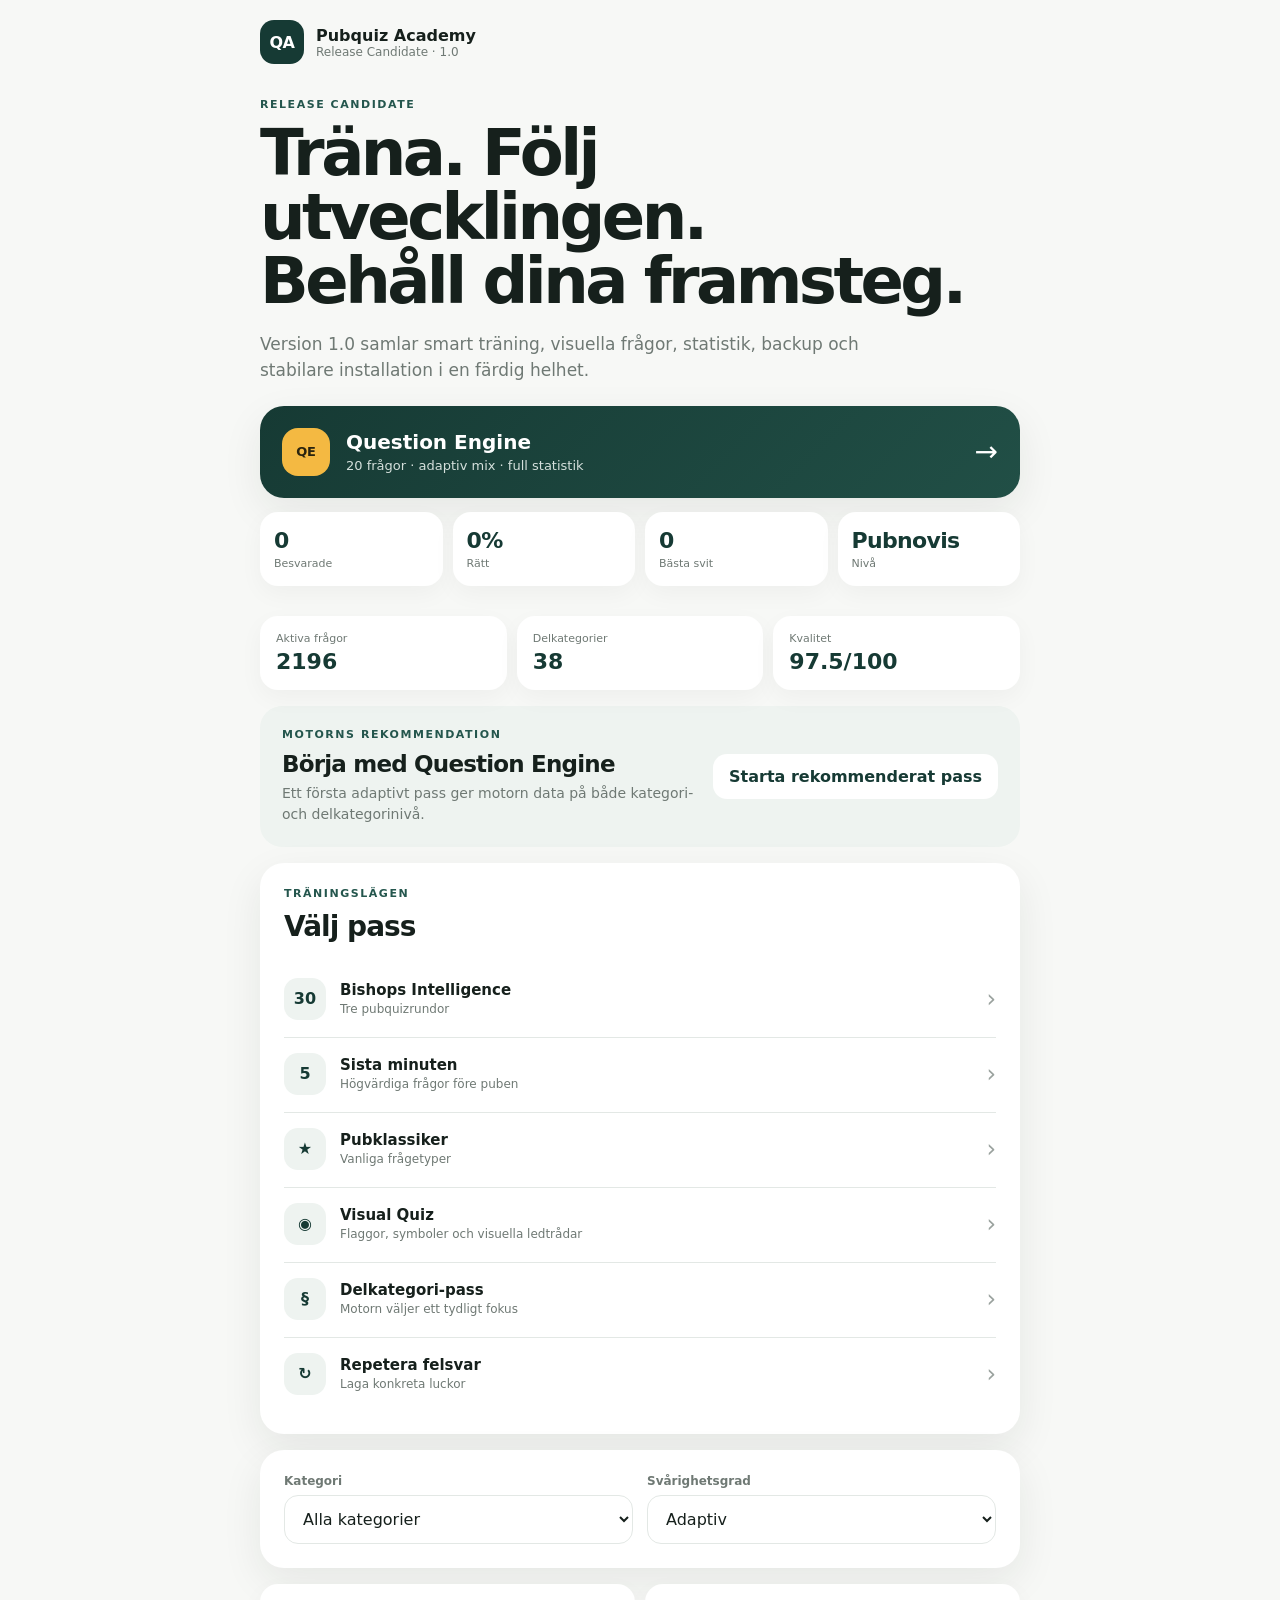
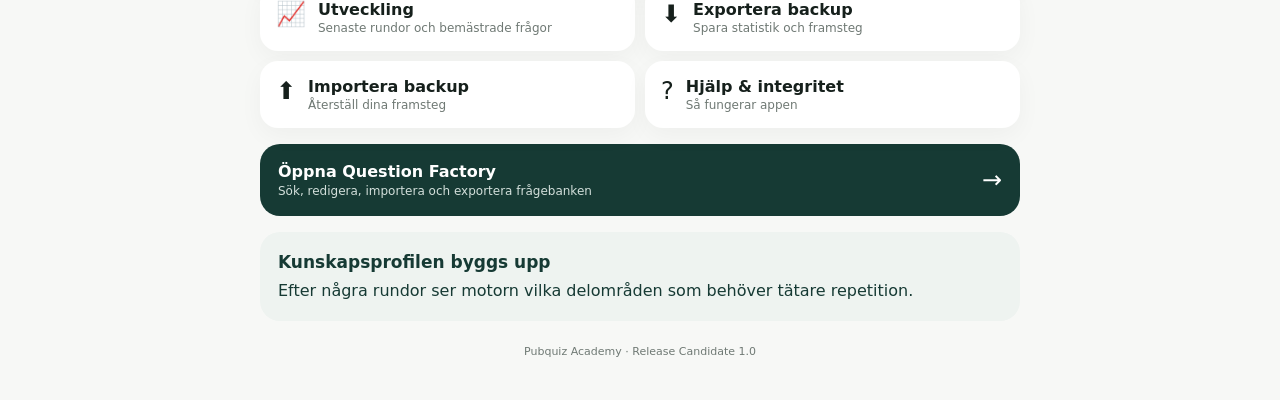
<file: index.html>
<!doctype html>
<html lang="sv">
<head>
  <meta charset="utf-8">
  <meta name="viewport" content="width=device-width,initial-scale=1,viewport-fit=cover">
  <meta name="theme-color" content="#163a34">
  <title>Pubquiz Academy</title>
  <link rel="manifest" href="manifest.json">
  <link rel="stylesheet" href="style.css">
</head>
<body>
<main class="app-shell">
  <header class="app-header">
    <div class="logo">QA</div>
    <div><strong>Pubquiz Academy</strong><span>Release Candidate · 1.0</span></div>
  </header>

  <section id="home" class="screen">
    <div class="hero compact-hero">
      <span class="eyebrow">RELEASE CANDIDATE</span>
      <h1>Träna. Följ utvecklingen.<br>Behåll dina framsteg.</h1>
      <p>Version 1.0 samlar smart träning, visuella frågor, statistik, backup och stabilare installation i en färdig helhet.</p>
    </div>

    <button data-mode="engine" class="primary-card intelligence-card">
      <div class="icon-circle">QE</div>
      <div><strong>Question Engine</strong><span>20 frågor · adaptiv mix · full statistik</span></div>
      <span class="arrow">→</span>
    </button>

    <section class="stats-strip">
      <div><strong id="answered">0</strong><span>Besvarade</span></div>
      <div><strong id="accuracy">0%</strong><span>Rätt</span></div>
      <div><strong id="bestStreak">0</strong><span>Bästa svit</span></div>
      <div><strong id="level">Pubnovis</strong><span>Nivå</span></div>
    </section>

    <section class="engine-summary">
      <div><span>Aktiva frågor</span><strong id="activeQuestions">–</strong></div>
      <div><span>Delkategorier</span><strong id="subcategoryCount">–</strong></div>
      <div><span>Kvalitet</span><strong id="qualityScore">–</strong></div>
    </section>

    <section class="coach-card">
      <div>
        <span class="eyebrow">MOTORNS REKOMMENDATION</span>
        <h2 id="coachTitle">Analyserar frågebanken</h2>
        <p id="coachText">Motorn kombinerar svaga områden, gamla felsvar och frågor som behöver återkomma.</p>
      </div>
      <button data-mode="smart" class="coach-button">Starta rekommenderat pass</button>
    </section>

    <section class="section-block">
      <div class="section-title"><div><span class="eyebrow">TRÄNINGSLÄGEN</span><h2>Välj pass</h2></div></div>
      <div class="mode-list">
        <button data-mode="intelligence" class="mode-row"><span class="mode-icon">30</span><span><strong>Bishops Intelligence</strong><small>Tre pubquizrundor</small></span><span>›</span></button>
        <button data-mode="lastminute" class="mode-row"><span class="mode-icon">5</span><span><strong>Sista minuten</strong><small>Högvärdiga frågor före puben</small></span><span>›</span></button>
        <button data-mode="classics" class="mode-row"><span class="mode-icon">★</span><span><strong>Pubklassiker</strong><small>Vanliga frågetyper</small></span><span>›</span></button>
        <button data-mode="visual" class="mode-row"><span class="mode-icon">◉</span><span><strong>Visual Quiz</strong><small>Flaggor, symboler och visuella ledtrådar</small></span><span>›</span></button><button data-mode="subcategory" class="mode-row"><span class="mode-icon">§</span><span><strong>Delkategori-pass</strong><small>Motorn väljer ett tydligt fokus</small></span><span>›</span></button>
        <button data-mode="weak" class="mode-row"><span class="mode-icon">↻</span><span><strong>Repetera felsvar</strong><small>Laga konkreta luckor</small></span><span>›</span></button>
      </div>
    </section>

    <section class="section-block settings-block">
      <div class="field"><label for="category">Kategori</label><select id="category"><option value="Alla">Alla kategorier</option></select></div>
      <div class="field"><label for="difficulty">Svårighetsgrad</label><select id="difficulty"><option value="Alla">Adaptiv</option><option value="1">Lätt</option><option value="2">Medel</option><option value="3">Svår</option></select></div>
    </section>

    <section class="release-grid">
  <button id="openStats" class="release-card"><span>📈</span><strong>Utveckling</strong><small>Senaste rundor och bemästrade frågor</small></button>
  <button id="exportProgress" class="release-card"><span>⬇</span><strong>Exportera backup</strong><small>Spara statistik och framsteg</small></button>
  <label class="release-card import-card"><span>⬆</span><strong>Importera backup</strong><small>Återställ dina framsteg</small><input id="importProgress" type="file" accept=".json"></label>
  <a href="help.html" class="release-card"><span>?</span><strong>Hjälp & integritet</strong><small>Så fungerar appen</small></a>
</section>
<a class="admin-link" href="admin.html"><span><strong>Öppna Question Factory</strong><small>Sök, redigera, importera och exportera frågebanken</small></span><span>→</span></a><section id="insight" class="insight-card"></section>
  </section>

  <section id="quiz" class="screen hidden">
    <div class="quiz-top">
      <button id="quit" class="icon-button">×</button>
      <div class="quiz-meta"><span id="qCategory"></span><strong id="counter"></strong></div>
      <div id="timer" class="timer hidden"></div>
    </div>
    <div id="roundBanner" class="round-banner hidden"><span id="roundLabel"></span><strong id="roundTitle"></strong></div>
    <div class="progress"><div id="progressBar"></div></div>
    <article class="question-panel">
      <div id="subcategoryPill" class="subcategory-pill"></div><div id="visualPrompt" class="visual-prompt hidden"></div>
      <h2 id="question"></h2>
      <div id="options" class="options"></div>
      <div id="feedback" class="feedback hidden"></div>
    </article>
  </section>

  <section id="result" class="screen hidden">
    <article class="result-panel">
      <span class="eyebrow">QUESTION ENGINE-RAPPORT</span>
      <div id="score" class="score"></div>
      <h2 id="resultTitle"></h2>
      <p id="resultText"></p>
      <div id="intelligenceReport" class="intelligence-report"></div>
      <div id="categoryBreakdown" class="breakdown"></div>
      <div class="result-actions"><button id="again" class="primary-button">Kör igen</button><button id="homeBtn" class="secondary-button">Startsidan</button></div>
    </article>
  </section>

  <footer>Pubquiz Academy · Release Candidate 1.0</footer>
</main>
<dialog id="statsDialog" class="stats-dialog">
  <div class="stats-dialog-head">
    <div><span class="eyebrow">DIN UTVECKLING</span><h2>Statistik</h2></div>
    <button id="closeStats" class="icon-button">×</button>
  </div>
  <div id="statsContent"></div>
</dialog>
<script src="app.js"></script>
</body>
</html>
</file>
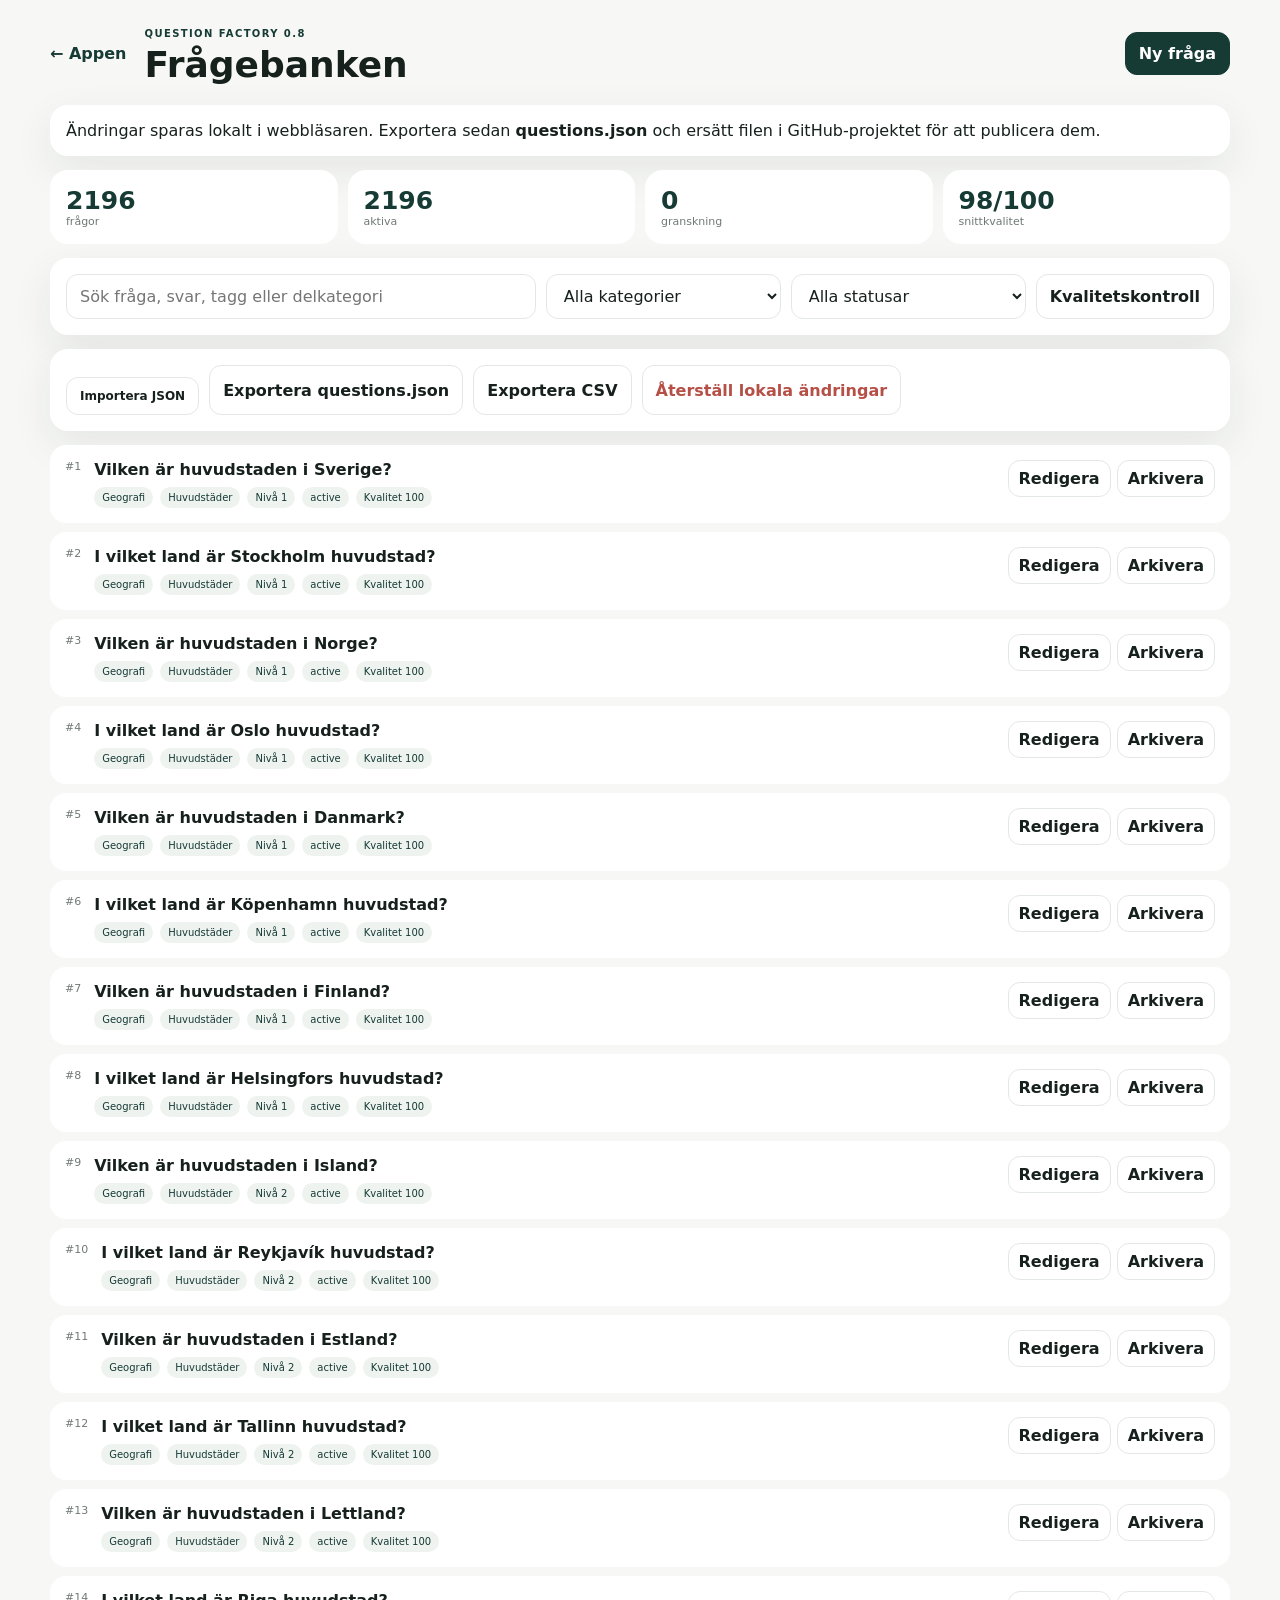
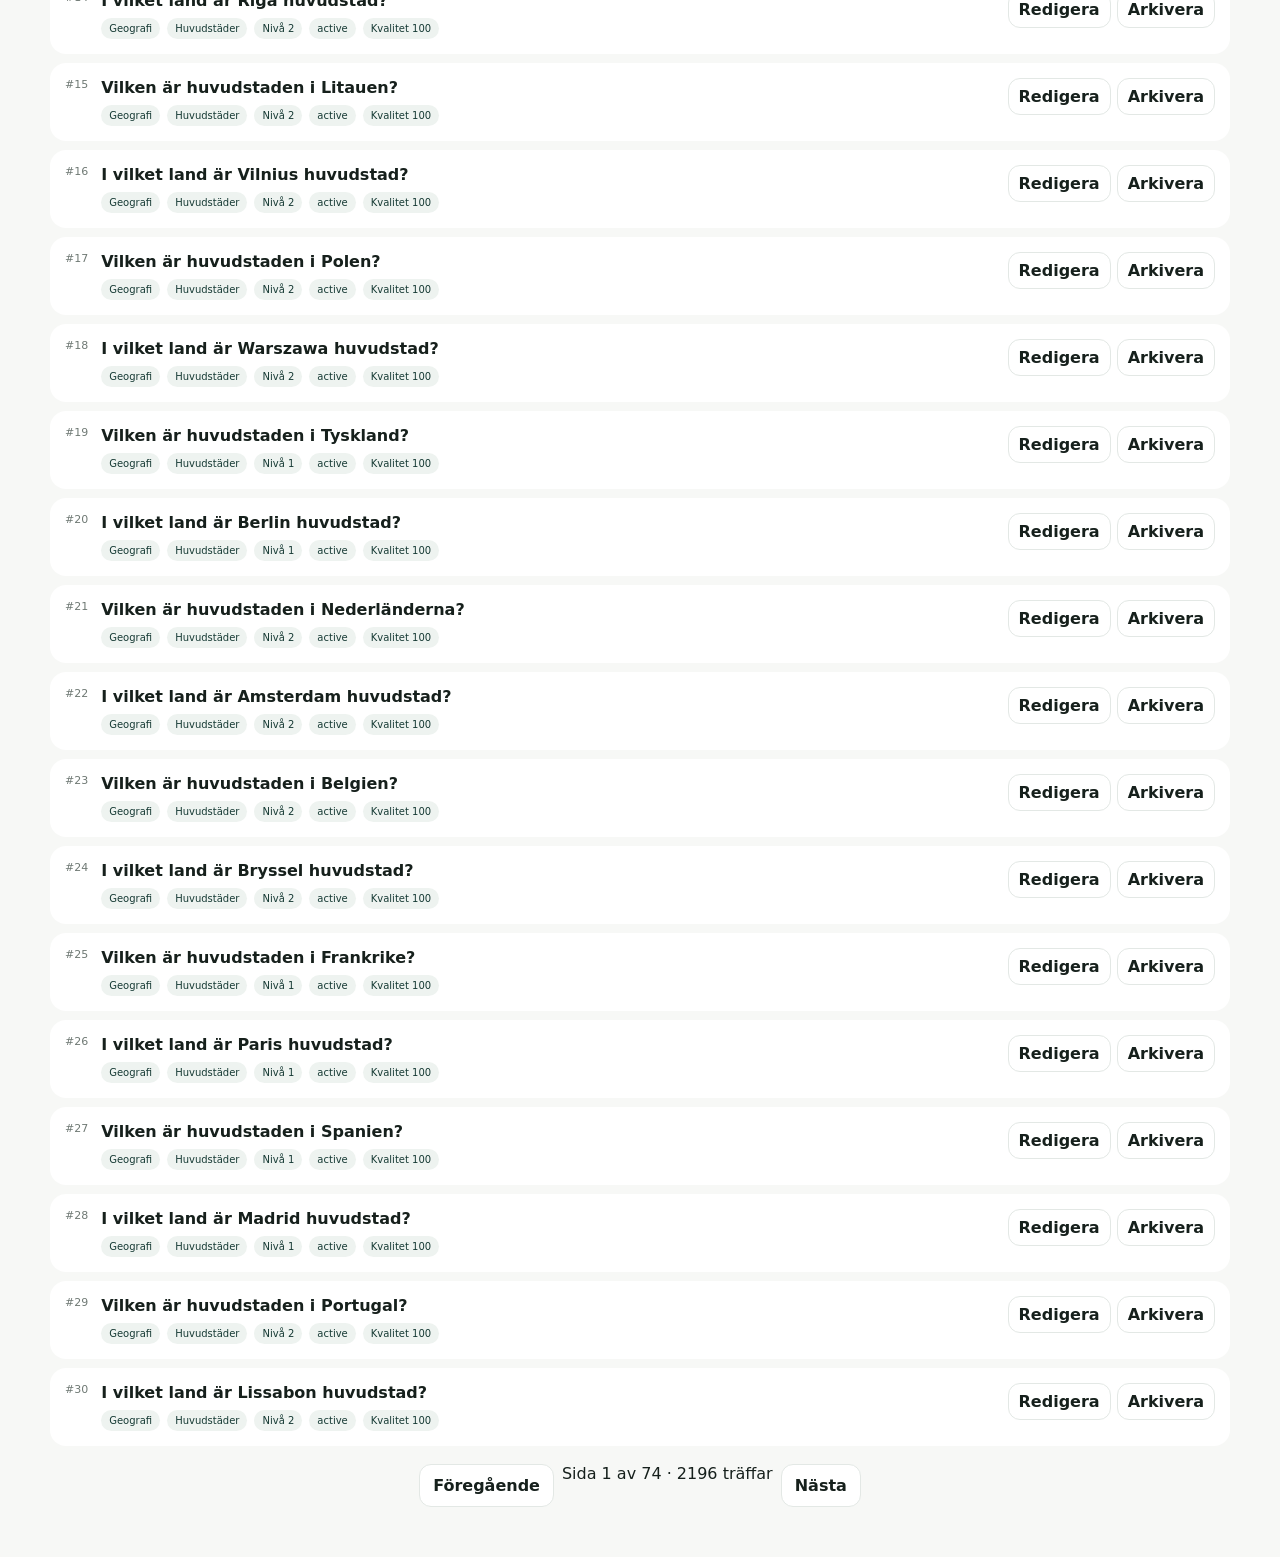
<file: admin.html>
<!doctype html>
<html lang="sv"><head><meta charset="utf-8"><meta name="viewport" content="width=device-width,initial-scale=1">
<meta name="theme-color" content="#163a34"><title>Question Factory</title><link rel="stylesheet" href="admin.css"></head>
<body><main class="admin-shell">
<header class="admin-header"><a href="index.html" class="back">← Appen</a><div><span>QUESTION FACTORY 0.8</span><h1>Frågebanken</h1></div><button id="newQuestion" class="primary">Ny fråga</button></header>
<section class="notice">Ändringar sparas lokalt i webbläsaren. Exportera sedan <strong>questions.json</strong> och ersätt filen i GitHub-projektet för att publicera dem.</section>
<section class="metrics"><div><strong id="total">–</strong><span>frågor</span></div><div><strong id="active">–</strong><span>aktiva</span></div><div><strong id="review">–</strong><span>granskning</span></div><div><strong id="avgQuality">–</strong><span>snittkvalitet</span></div></section>
<section class="toolbar"><input id="search" type="search" placeholder="Sök fråga, svar, tagg eller delkategori"><select id="categoryFilter"><option value="">Alla kategorier</option></select><select id="statusFilter"><option value="">Alla statusar</option><option value="active">Aktiv</option><option value="review">Behöver granskas</option><option value="archived">Arkiverad</option></select><button id="validate">Kvalitetskontroll</button></section>
<section class="actions"><label class="file-button">Importera JSON<input id="importJson" type="file" accept=".json"></label><button id="exportJson">Exportera questions.json</button><button id="exportCsv">Exportera CSV</button><button id="resetLocal" class="danger">Återställ lokala ändringar</button></section>
<section id="validation" class="validation hidden"></section><div id="list" class="question-list"></div><div id="pagination" class="pagination"></div>
</main>
<dialog id="editor"><form method="dialog" id="editorForm"><div class="dialog-head"><h2 id="dialogTitle">Redigera fråga</h2><button value="cancel">×</button></div><input type="hidden" id="qid">
<div class="two"><label>Kategori<input id="qcategory" required></label><label>Delkategori<input id="qsubcategory" required></label></div>
<div class="two"><label>Svårighet<select id="qdifficulty"><option value="1">Lätt</option><option value="2">Medel</option><option value="3">Svår</option></select></label><label>Status<select id="qstatus"><option value="active">Aktiv</option><option value="review">Behöver granskas</option><option value="archived">Arkiverad</option></select></label></div>
<label>Fråga<textarea id="qquestion" required></textarea></label>
<div class="options-editor"><label>A<input id="o0" required></label><label>B<input id="o1" required></label><label>C<input id="o2" required></label><label>D<input id="o3" required></label></div>
<label>Rätt svar<select id="qanswer"><option value="0">A</option><option value="1">B</option><option value="2">C</option><option value="3">D</option></select></label>
<label>Förklaring<textarea id="qexplanation" required></textarea></label><div class="two"><label>Visuell typ<select id="qvisualtype"><option value="">Ingen</option><option value="emoji">Emoji</option><option value="symbol">Symbol</option><option value="color">Färgkod</option><option value="text-options">Visuella svar</option></select></label><label>Visuellt värde<input id="qvisualvalue" placeholder="🇸🇪 eller #ff0000"></label></div><label>Taggar, kommaseparerade<input id="qtags"></label>
<div class="dialog-actions"><button value="cancel">Avbryt</button><button id="saveQuestion" value="default" class="primary">Spara</button></div></form></dialog>
<script src="admin.js"></script></body></html>
</file>
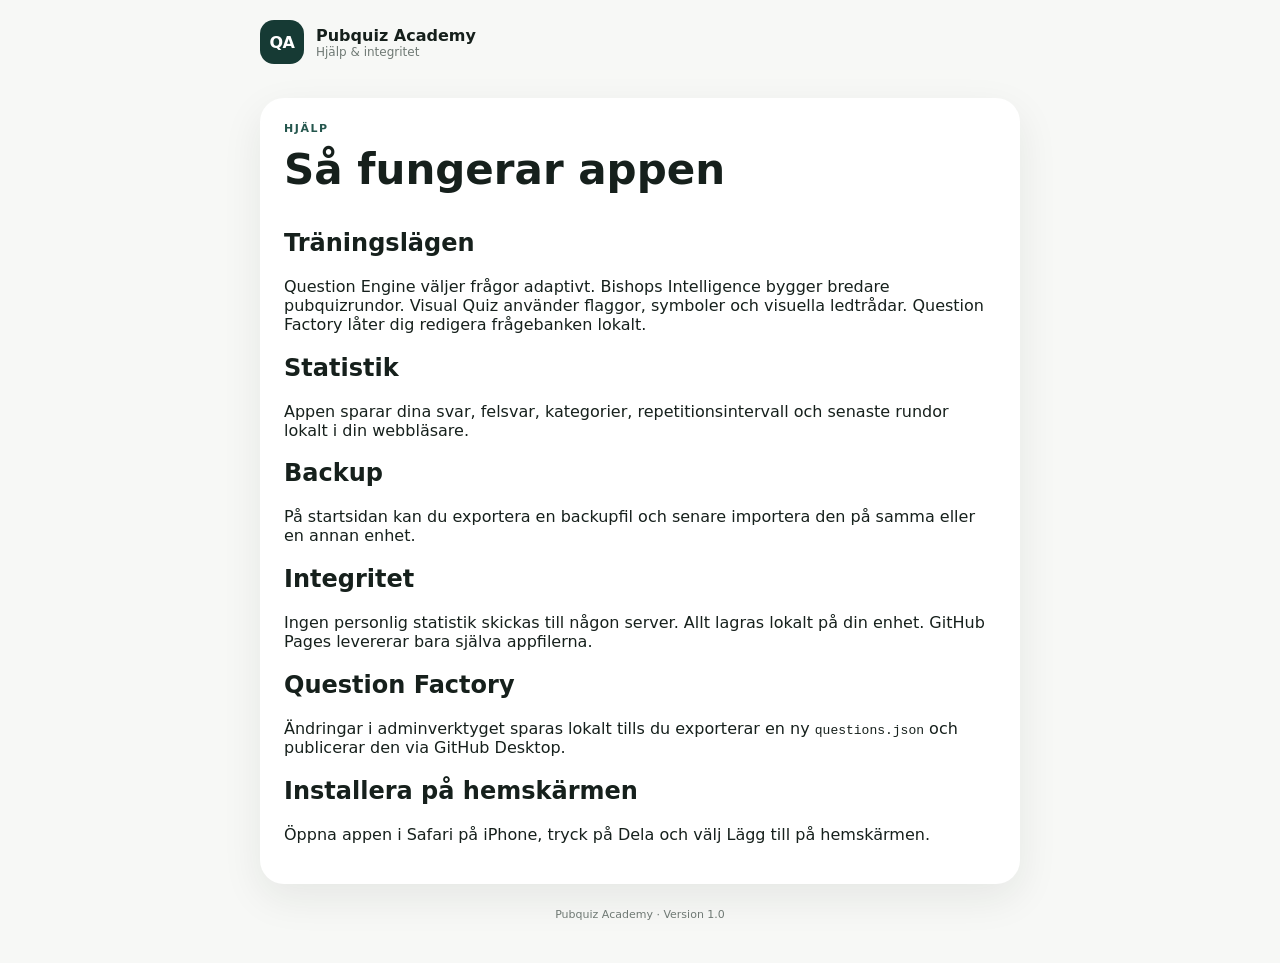
<file: help.html>
<!doctype html>
<html lang="sv">
<head><meta charset="utf-8"><meta name="viewport" content="width=device-width,initial-scale=1"><meta name="theme-color" content="#163a34"><title>Hjälp · Pubquiz Academy</title><link rel="stylesheet" href="style.css"></head>
<body><main class="app-shell">
<header class="app-header"><a href="index.html" class="logo" style="text-decoration:none">QA</a><div><strong>Pubquiz Academy</strong><span>Hjälp & integritet</span></div></header>
<section class="section-block">
<span class="eyebrow">HJÄLP</span><h1 style="font-size:42px;margin-top:0">Så fungerar appen</h1>
<h2>Träningslägen</h2><p>Question Engine väljer frågor adaptivt. Bishops Intelligence bygger bredare pubquizrundor. Visual Quiz använder flaggor, symboler och visuella ledtrådar. Question Factory låter dig redigera frågebanken lokalt.</p>
<h2>Statistik</h2><p>Appen sparar dina svar, felsvar, kategorier, repetitionsintervall och senaste rundor lokalt i din webbläsare.</p>
<h2>Backup</h2><p>På startsidan kan du exportera en backupfil och senare importera den på samma eller en annan enhet.</p>
<h2>Integritet</h2><p>Ingen personlig statistik skickas till någon server. Allt lagras lokalt på din enhet. GitHub Pages levererar bara själva appfilerna.</p>
<h2>Question Factory</h2><p>Ändringar i adminverktyget sparas lokalt tills du exporterar en ny <code>questions.json</code> och publicerar den via GitHub Desktop.</p>
<h2>Installera på hemskärmen</h2><p>Öppna appen i Safari på iPhone, tryck på Dela och välj Lägg till på hemskärmen.</p>
</section>
<footer>Pubquiz Academy · Version 1.0</footer>
</main></body></html>
</file>
<file: style.css>
:root{
  --bg:#f7f8f6;
  --surface:#ffffff;
  --surface-soft:#eef3f0;
  --text:#16201c;
  --muted:#6f7974;
  --line:#e3e8e5;
  --green:#163a34;
  --green-2:#24564d;
  --accent:#f4b942;
  --good:#2f7d5b;
  --bad:#b65047;
  --shadow:0 14px 40px rgba(22,32,28,.08);
}
*{box-sizing:border-box}
html{scroll-behavior:smooth}
body{
  margin:0;
  min-height:100vh;
  background:var(--bg);
  color:var(--text);
  font-family:Inter,ui-sans-serif,system-ui,-apple-system,BlinkMacSystemFont,"Segoe UI",sans-serif;
}
button,select{font:inherit}
button{cursor:pointer}
.app-shell{
  width:min(760px,calc(100% - 28px));
  margin:auto;
  padding:20px 0 42px;
}
.app-header{
  display:flex;
  align-items:center;
  gap:12px;
  margin-bottom:34px;
}
.app-header>div:nth-child(2){
  display:flex;
  flex-direction:column;
}
.app-header strong{font-size:16px}
.app-header span{font-size:12px;color:var(--muted)}
.logo{
  width:44px;height:44px;border-radius:14px;
  display:grid;place-items:center;
  background:var(--green);color:white;
  font-weight:900;letter-spacing:-.03em;
}
.screen{animation:fadeIn .25s ease}
.hidden{display:none!important}
.hero{margin-bottom:26px}
.eyebrow{
  display:block;
  font-size:11px;
  font-weight:900;
  letter-spacing:.14em;
  color:var(--green-2);
  margin-bottom:10px;
}
.hero h1{
  margin:0;
  font-size:clamp(42px,8vw,64px);
  line-height:1;
  letter-spacing:-.055em;
}
.hero p{
  max-width:620px;
  font-size:17px;
  line-height:1.55;
  color:var(--muted);
  margin:18px 0 0;
}
.primary-card{
  width:100%;
  border:0;
  border-radius:24px;
  padding:22px;
  background:var(--green);
  color:white;
  display:grid;
  grid-template-columns:auto 1fr auto;
  gap:16px;
  align-items:center;
  text-align:left;
  box-shadow:var(--shadow);
}
.primary-card strong,.primary-card span{display:block}
.primary-card strong{font-size:20px}
.primary-card div span{font-size:13px;color:#d5e0dc;margin-top:4px}
.icon-circle{
  width:48px;height:48px;border-radius:16px;
  display:grid;place-items:center;
  background:var(--accent);color:#2a240f;
  font-weight:900;
}
.arrow{font-size:28px}
.stats-strip{
  display:grid;
  grid-template-columns:repeat(4,1fr);
  gap:10px;
  margin:14px 0 30px;
}
.stats-strip div{
  background:var(--surface);
  border-radius:18px;
  padding:16px 14px;
  box-shadow:0 8px 24px rgba(22,32,28,.04);
}
.stats-strip strong,.stats-strip span{display:block}
.stats-strip strong{
  font-size:22px;
  letter-spacing:-.03em;
  color:var(--green);
}
.stats-strip span{
  font-size:11px;
  color:var(--muted);
  margin-top:4px;
}
.section-block{
  background:var(--surface);
  border-radius:24px;
  padding:24px;
  box-shadow:var(--shadow);
  margin-bottom:16px;
}
.section-title h2{
  margin:0 0 20px;
  font-size:28px;
  letter-spacing:-.035em;
}
.mode-list{
  display:grid;
  gap:2px;
}
.mode-row{
  width:100%;
  border:0;
  background:transparent;
  display:grid;
  grid-template-columns:auto 1fr auto;
  gap:14px;
  align-items:center;
  text-align:left;
  padding:15px 0;
  color:var(--text);
}
.mode-row+ .mode-row{border-top:1px solid var(--line)}
.mode-row>span:last-child{
  font-size:24px;
  color:#9aa29e;
}
.mode-icon{
  width:42px;height:42px;border-radius:14px;
  display:grid;place-items:center;
  background:var(--surface-soft);
  color:var(--green);
  font-weight:800;
}
.mode-row strong,.mode-row small{display:block}
.mode-row strong{font-size:15px}
.mode-row small{font-size:12px;color:var(--muted);margin-top:3px}
.settings-block{
  display:grid;
  grid-template-columns:1fr 1fr;
  gap:14px;
}
.field label{
  display:block;
  font-size:12px;
  font-weight:800;
  margin:0 0 7px;
  color:var(--muted);
}
select{
  width:100%;
  border:1px solid var(--line);
  border-radius:14px;
  background:var(--surface);
  padding:13px 14px;
  color:var(--text);
  outline:none;
}
.insight-card{
  background:var(--surface-soft);
  border-radius:20px;
  padding:18px;
  color:var(--green);
  line-height:1.5;
  margin-bottom:14px;
}
.insight-card strong{
  display:block;
  font-size:17px;
  margin-bottom:4px;
}
.weak{color:var(--bad)}
.quiz-top{
  display:grid;
  grid-template-columns:auto 1fr auto;
  gap:12px;
  align-items:center;
}
.icon-button{
  width:42px;height:42px;border-radius:50%;
  border:1px solid var(--line);
  background:var(--surface);
  color:var(--muted);
  font-size:24px;
}
.quiz-meta{text-align:center}
.quiz-meta span,.quiz-meta strong{display:block}
.quiz-meta span{
  font-size:11px;
  font-weight:900;
  letter-spacing:.12em;
  text-transform:uppercase;
  color:var(--green-2);
}
.quiz-meta strong{font-size:13px;color:var(--muted)}
.timer{
  min-width:54px;
  text-align:center;
  padding:9px 10px;
  border-radius:999px;
  background:#f8e9e7;
  color:var(--bad);
  font-weight:800;
  font-size:13px;
}
.progress{
  height:8px;
  background:#e4e9e6;
  border-radius:999px;
  overflow:hidden;
  margin:18px 0 24px;
}
.progress div{
  height:100%;
  width:0;
  background:var(--green);
  transition:width .25s ease;
}
.question-panel{
  background:var(--surface);
  border-radius:28px;
  padding:30px;
  box-shadow:var(--shadow);
}
#question{
  margin:0 0 24px;
  font-size:clamp(28px,5vw,40px);
  line-height:1.18;
  letter-spacing:-.04em;
}
.options{
  display:grid;
  gap:10px;
}
.option{
  width:100%;
  border:1px solid var(--line);
  border-radius:16px;
  background:var(--surface);
  padding:16px;
  text-align:left;
  color:var(--text);
  display:flex;
  gap:12px;
  align-items:center;
  min-height:60px;
  transition:transform .15s ease,border-color .15s ease,background .15s ease;
}
.option:hover:not(:disabled){
  transform:translateY(-1px);
  border-color:#b9c5bf;
}
.answer-letter{
  flex:0 0 32px;
  width:32px;height:32px;
  display:grid;place-items:center;
  border-radius:10px;
  background:var(--surface-soft);
  color:var(--green);
  font-weight:800;
}
.option.correct{
  border-color:#b8d9c8;
  background:#eef8f2;
}
.option.correct .answer-letter{
  background:var(--good);color:white;
}
.option.wrong{
  border-color:#e5c2be;
  background:#fbf1ef;
}
.option.wrong .answer-letter{
  background:var(--bad);color:white;
}
.feedback{
  margin-top:14px;
  padding:14px 16px;
  border-radius:14px;
  background:var(--surface-soft);
  line-height:1.5;
  color:var(--text);
}
.result-panel{
  background:var(--surface);
  border-radius:28px;
  padding:34px;
  box-shadow:var(--shadow);
  text-align:center;
}
.score{
  font-size:78px;
  line-height:1;
  letter-spacing:-.06em;
  color:var(--green);
  font-weight:900;
  margin:14px 0 8px;
}
.result-panel h2{
  margin:0;
  font-size:32px;
  letter-spacing:-.04em;
}
.result-panel p{color:var(--muted)}
.breakdown{
  display:grid;
  gap:8px;
  margin:24px 0;
}
.breakdown div{
  display:flex;
  justify-content:space-between;
  background:var(--surface-soft);
  border-radius:14px;
  padding:12px 14px;
}
.result-actions{
  display:grid;
  grid-template-columns:1fr 1fr;
  gap:10px;
}
.primary-button,.secondary-button{
  border:0;
  border-radius:15px;
  padding:14px 16px;
  font-weight:800;
}
.primary-button{background:var(--green);color:white}
.secondary-button{background:var(--surface-soft);color:var(--green)}
footer{
  text-align:center;
  color:var(--muted);
  font-size:11px;
  margin-top:24px;
}
@keyframes fadeIn{
  from{opacity:0;transform:translateY(4px)}
  to{opacity:1;transform:none}
}
@media(max-width:640px){
  .app-shell{width:min(100% - 20px,760px)}
  .app-header{margin-bottom:28px}
  .hero h1{font-size:44px}
  .hero p{font-size:15px}
  .stats-strip{grid-template-columns:1fr 1fr}
  .settings-block,.result-actions{grid-template-columns:1fr}
  .question-panel{padding:22px 18px;border-radius:22px}
  .section-block{padding:20px}
}


.compact-hero{margin-bottom:22px}
.intelligence-card{background:linear-gradient(135deg,var(--green),#214f46)}
.intelligence-card .icon-circle{font-size:13px;letter-spacing:-.02em}
.coach-card{
  display:grid;
  grid-template-columns:1fr auto;
  gap:18px;
  align-items:center;
  background:var(--surface-soft);
  border-radius:22px;
  padding:22px;
  margin-bottom:16px;
}
.coach-card h2{
  margin:0 0 6px;
  font-size:23px;
  letter-spacing:-.035em;
}
.coach-card p{
  margin:0;
  color:var(--muted);
  line-height:1.5;
  font-size:14px;
}
.coach-button{
  border:0;
  border-radius:14px;
  padding:13px 16px;
  background:var(--surface);
  color:var(--green);
  font-weight:800;
  white-space:nowrap;
}
.round-banner{
  background:var(--surface-soft);
  border-radius:16px;
  padding:13px 16px;
  margin:16px 0 0;
}
.round-banner span,.round-banner strong{display:block}
.round-banner span{
  color:var(--green-2);
  font-size:10px;
  font-weight:900;
  letter-spacing:.14em;
}
.round-banner strong{
  margin-top:3px;
  font-size:16px;
}
.intelligence-report{
  display:grid;
  gap:8px;
  margin:22px 0;
  text-align:left;
}
.report-row{
  background:var(--surface-soft);
  border-radius:14px;
  padding:13px 15px;
}
.report-row span,.report-row strong{display:block}
.report-row span{
  color:var(--muted);
  font-size:11px;
  font-weight:800;
  text-transform:uppercase;
  letter-spacing:.08em;
}
.report-row strong{
  margin-top:4px;
  color:var(--green);
}
@media(max-width:640px){
  .coach-card{grid-template-columns:1fr}
  .coach-button{width:100%}
}

.engine-summary{display:grid;grid-template-columns:repeat(3,1fr);gap:10px;margin:0 0 16px}
.engine-summary div{background:var(--surface);border-radius:18px;padding:16px;box-shadow:0 8px 24px rgba(22,32,28,.04)}
.engine-summary span,.engine-summary strong{display:block}.engine-summary span{font-size:11px;color:var(--muted)}.engine-summary strong{font-size:22px;color:var(--green);margin-top:4px}
.subcategory-pill{display:inline-flex;padding:7px 10px;border-radius:999px;background:var(--surface-soft);color:var(--green);font-size:11px;font-weight:800;margin-bottom:16px}
@media(max-width:640px){.engine-summary{grid-template-columns:1fr}}

.admin-link{display:flex;justify-content:space-between;align-items:center;gap:14px;text-decoration:none;color:white;background:var(--green);padding:18px;border-radius:20px;margin-bottom:16px}
.admin-link strong,.admin-link small{display:block}.admin-link small{color:#d3dfdb;margin-top:3px;font-size:12px}.admin-link>span:last-child{font-size:24px}

.visual-prompt{min-height:170px;display:grid;place-items:center;margin:0 0 20px;border-radius:22px;background:var(--surface-soft);font-size:72px;text-align:center;padding:20px}
.visual-prompt.color-block{font-size:0}
.visual-prompt .swatch{width:120px;height:120px;border-radius:28px;box-shadow:0 12px 30px rgba(0,0,0,.12)}
.option.visual-option{justify-content:center;font-size:38px}

.release-grid{display:grid;grid-template-columns:1fr 1fr;gap:10px;margin-bottom:16px}
.release-card{border:0;text-decoration:none;background:var(--surface);color:var(--text);border-radius:18px;padding:16px;text-align:left;display:grid;grid-template-columns:auto 1fr;column-gap:12px;row-gap:2px;box-shadow:0 8px 24px rgba(22,32,28,.04);cursor:pointer}
.release-card>span{grid-row:1/3;font-size:24px}.release-card strong,.release-card small{display:block}.release-card small{color:var(--muted);font-size:12px}
.import-card input{display:none}
.stats-dialog{border:0;border-radius:24px;width:min(760px,calc(100% - 24px));padding:0;box-shadow:0 30px 100px rgba(0,0,0,.28)}
.stats-dialog::backdrop{background:rgba(10,28,24,.52)}
.stats-dialog-head{display:flex;justify-content:space-between;align-items:center;padding:22px 22px 12px}
.stats-dialog-head h2{margin:0;font-size:30px}
#statsContent{padding:0 22px 22px}
.stats-grid{display:grid;grid-template-columns:repeat(3,1fr);gap:10px;margin-bottom:16px}
.stats-grid div{background:var(--surface-soft);border-radius:16px;padding:14px}
.stats-grid strong,.stats-grid span{display:block}.stats-grid strong{font-size:24px;color:var(--green)}.stats-grid span{font-size:11px;color:var(--muted)}
.history-list,.mastery-list{display:grid;gap:8px}.history-row,.mastery-row{display:flex;justify-content:space-between;gap:12px;background:var(--surface-soft);padding:12px 14px;border-radius:14px}
.chart{display:grid;gap:8px;margin:14px 0 20px}.chart-row{display:grid;grid-template-columns:120px 1fr 46px;gap:10px;align-items:center;font-size:12px}.bar-track{height:10px;background:#dde6e1;border-radius:999px;overflow:hidden}.bar-fill{height:100%;background:var(--green)}
.update-banner{background:#fff6db;border:1px solid #f0d38a;color:#5a4616;padding:12px 14px;border-radius:14px;margin-bottom:14px;font-size:13px;line-height:1.4}
@media(max-width:640px){.release-grid{grid-template-columns:1fr}.stats-grid{grid-template-columns:1fr 1fr}.chart-row{grid-template-columns:92px 1fr 42px}}
</file>
<file: admin.css>
:root{--bg:#f7f8f6;--surface:#fff;--soft:#eef3f0;--text:#16201c;--muted:#6f7974;--line:#e3e8e5;--green:#163a34;--bad:#b65047;--shadow:0 14px 40px rgba(22,32,28,.08)}*{box-sizing:border-box}body{margin:0;background:var(--bg);color:var(--text);font-family:Inter,system-ui,-apple-system,sans-serif}button,input,select,textarea{font:inherit}.admin-shell{width:min(1180px,calc(100% - 28px));margin:auto;padding:22px 0 50px}.admin-header{display:grid;grid-template-columns:auto 1fr auto;align-items:center;gap:18px;margin-bottom:20px}.admin-header span{font-size:10px;font-weight:900;letter-spacing:.14em;color:var(--green)}h1{margin:3px 0 0;font-size:36px}.back{text-decoration:none;color:var(--green);font-weight:800}.primary{background:var(--green)!important;color:#fff!important;border-color:var(--green)!important}.notice,.toolbar,.actions,.validation{background:var(--surface);padding:16px;border-radius:18px;box-shadow:var(--shadow);margin-bottom:14px}.metrics{display:grid;grid-template-columns:repeat(4,1fr);gap:10px;margin-bottom:14px}.metrics div{background:var(--surface);padding:16px;border-radius:18px}.metrics strong,.metrics span{display:block}.metrics strong{font-size:25px;color:var(--green)}.metrics span{font-size:11px;color:var(--muted)}.toolbar{display:grid;grid-template-columns:2fr 1fr 1fr auto;gap:10px}.actions{display:flex;gap:10px;flex-wrap:wrap}input,select,textarea,button,.file-button{border:1px solid var(--line);border-radius:12px;background:#fff;padding:11px 13px;color:var(--text)}button,.file-button{font-weight:800;cursor:pointer}.file-button input{display:none}.danger{color:var(--bad)}.question-list{display:grid;gap:9px}.qrow{background:var(--surface);border-radius:16px;padding:15px;display:grid;grid-template-columns:auto 1fr auto;gap:13px;align-items:start}.qid{font-size:11px;color:var(--muted)}.qmain strong{display:block}.meta{display:flex;gap:7px;flex-wrap:wrap;margin-top:8px}.pill{background:var(--soft);padding:5px 8px;border-radius:999px;font-size:10px;color:var(--green)}.qactions{display:flex;gap:6px}.qactions button{padding:8px 10px}.pagination{display:flex;justify-content:center;gap:8px;margin-top:18px}.hidden{display:none}dialog{border:0;border-radius:22px;width:min(720px,calc(100% - 24px));box-shadow:0 30px 100px #0003;padding:0}dialog::backdrop{background:#14251f88}form{padding:22px}.dialog-head{display:flex;justify-content:space-between;align-items:center}.dialog-head h2{margin:0}.dialog-head button{border:0;font-size:22px}.two,.options-editor{display:grid;grid-template-columns:1fr 1fr;gap:10px}label{display:block;font-size:12px;font-weight:800;color:var(--muted);margin-top:12px}label input,label select,label textarea{width:100%;margin-top:6px;color:var(--text);font-weight:400}textarea{min-height:82px}.dialog-actions{display:flex;justify-content:flex-end;gap:9px;margin-top:18px}@media(max-width:760px){.toolbar{grid-template-columns:1fr}.metrics{grid-template-columns:1fr 1fr}.admin-header{grid-template-columns:auto 1fr}.admin-header>.primary{grid-column:1/-1}.qrow{grid-template-columns:1fr}.two,.options-editor{grid-template-columns:1fr}}
</file>
